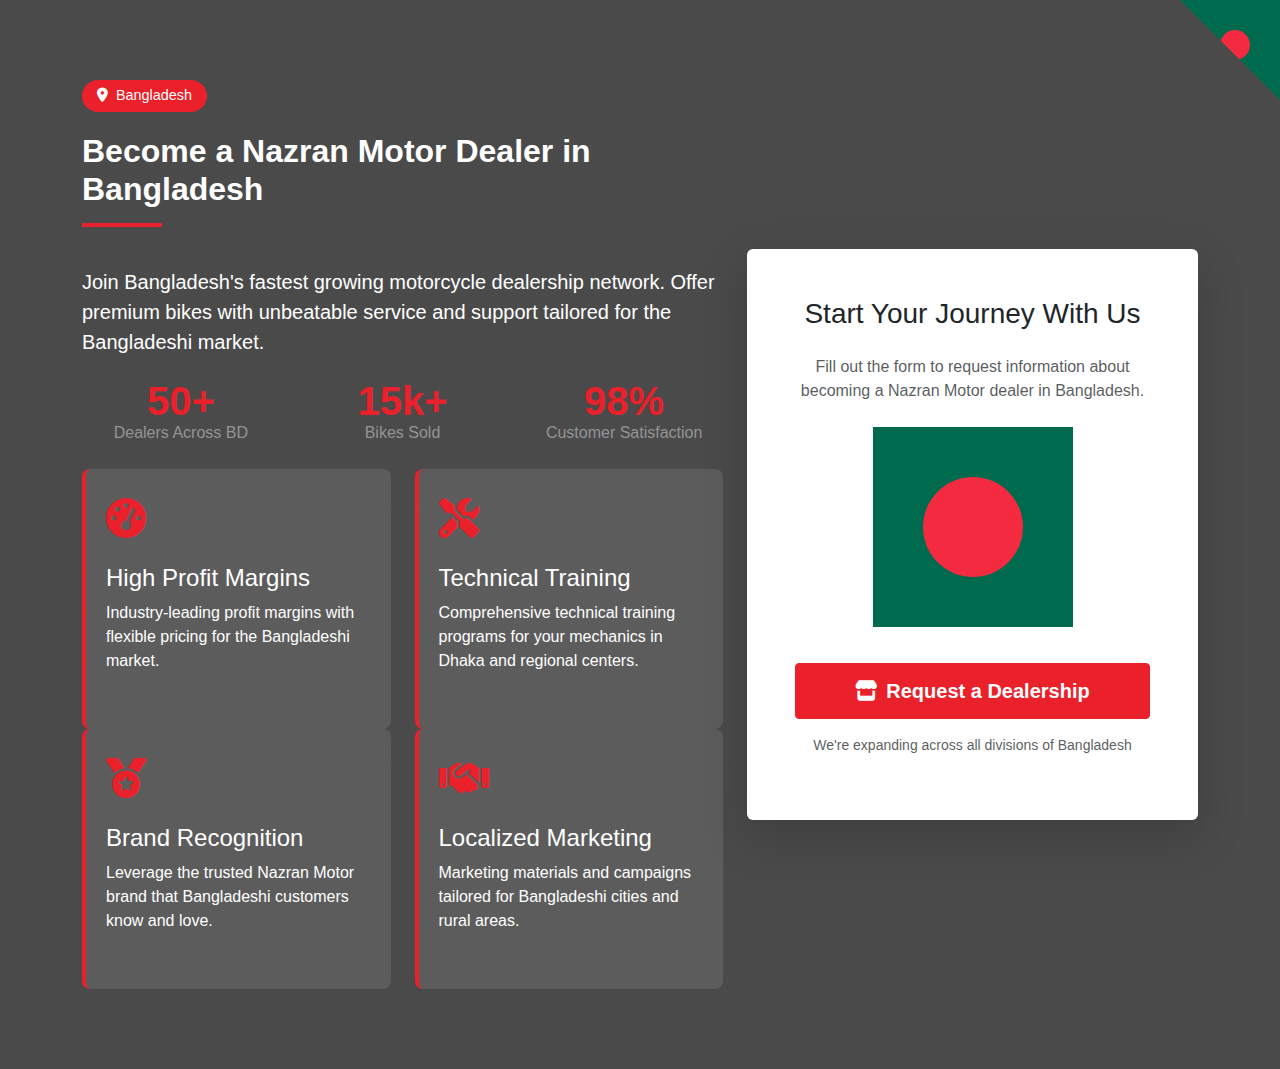
<file: dealar.html>
<!DOCTYPE html>
<html lang="en">
<head>
    <meta charset="UTF-8">
    <meta name="viewport" content="width=device-width, initial-scale=1.0">
    <title>Nazran Motor Bangladesh - Request a Dealership</title>
    <!-- Bootstrap CSS -->
    <link href="https://cdn.jsdelivr.net/npm/bootstrap@5.3.0/dist/css/bootstrap.min.css" rel="stylesheet">
    <!-- Font Awesome -->
    <link rel="stylesheet" href="https://cdnjs.cloudflare.com/ajax/libs/font-awesome/6.4.0/css/all.min.css">
    <style>
        :root {
            --primary: #ea202a;
            --secondary: #939496;
            --light: #f8f9fa;
            --dark: #212529;
            --bd-green: #006a4e;
            --bd-red: #f42a41;
        }
        
        body {
            font-family: 'Segoe UI', Tahoma, Geneva, Verdana, sans-serif;
            background-color: #f9f9f9;
        }
        
        .dealership-section {
            padding: 80px 0;
            background: linear-gradient(rgba(0, 0, 0, 0.7), rgba(0, 0, 0, 0.7)), url('https://images.unsplash.com/photo-1558981806-ec527fa84c39?ixlib=rb-4.0.3&auto=format&fit=crop&w=1350&q=80') no-repeat center center/cover;
            color: white;
            position: relative;
        }
        
        .bd-flag-theme {
            position: absolute;
            top: 0;
            right: 0;
            width: 100px;
            height: 100px;
            background: var(--bd-green);
            clip-path: polygon(0 0, 100% 0, 100% 100%);
            z-index: 1;
        }
        
        .bd-flag-theme:after {
            content: '';
            position: absolute;
            top: 30px;
            right: 30px;
            width: 30px;
            height: 30px;
            background: var(--bd-red);
            border-radius: 50%;
        }
        
        .section-title {
            position: relative;
            margin-bottom: 40px;
            font-weight: 700;
        }
        
        .section-title:after {
            content: '';
            display: block;
            width: 80px;
            height: 4px;
            background: var(--primary);
            margin: 15px 0;
        }
        
        .btn-primary {
            background-color: var(--primary);
            border-color: var(--primary);
            padding: 12px 30px;
            font-weight: 600;
            border-radius: 4px;
            transition: all 0.3s;
        }
        
        .btn-primary:hover {
            background-color: #c81a22;
            border-color: #c81a22;
            transform: translateY(-2px);
            box-shadow: 0 4px 8px rgba(0, 0, 0, 0.2);
        }
        
        .benefit-card {
            background: rgba(255, 255, 255, 0.1);
            border-radius: 8px;
            padding: 20px;
            margin-bottom: 20px;
            transition: all 0.3s;
            height: 100%;
            border-left: 4px solid var(--primary);
        }
        
        .benefit-card:hover {
            transform: translateY(-5px);
            box-shadow: 0 10px 20px rgba(0, 0, 0, 0.2);
        }
        
        .benefit-icon {
            font-size: 2.5rem;
            color: var(--primary);
            margin-bottom: 15px;
        }
        
        .modal-content {
            border-radius: 12px;
            overflow: hidden;
            border: none;
            box-shadow: 0 10px 30px rgba(0, 0, 0, 0.2);
        }
        
        .modal-header {
            background-color: var(--primary);
            color: white;
            position: relative;
        }
        
        .modal-header:after {
            content: '';
            position: absolute;
            bottom: 0;
            left: 0;
            width: 100%;
            height: 4px;
            background: linear-gradient(90deg, var(--bd-green) 50%, var(--bd-red) 50%);
        }
        
        .btn-close {
            filter: invert(1);
        }
        
        .form-control:focus {
            border-color: var(--primary);
            box-shadow: 0 0 0 0.25rem rgba(234, 32, 42, 0.25);
        }
        
        .form-label {
            font-weight: 500;
            color: #444;
        }
        
        .required-field:after {
            content: '*';
            color: var(--primary);
            margin-left: 4px;
        }
        
        .bangladesh-map {
            position: relative;
            height: 200px;
            background: url('[data-uri]') no-repeat center center;
            background-size: contain;
            margin: 20px 0;
        }
        
        .location-tag {
            display: inline-block;
            background: var(--primary);
            color: white;
            padding: 5px 15px;
            border-radius: 30px;
            font-size: 0.9rem;
            margin-bottom: 20px;
        }
        
        .stat-number {
            font-size: 2.5rem;
            font-weight: 700;
            color: var(--primary);
            line-height: 1;
        }
        
        .stat-label {
            font-size: 1rem;
            color: var(--secondary);
        }
        
        @media (max-width: 768px) {
            .dealership-section {
                padding: 50px 0;
            }
            
            .section-title {
                font-size: 1.8rem;
            }
            
            .benefit-card {
                margin-bottom: 15px;
            }
            
            .bangladesh-map {
                height: 150px;
            }
        }
    </style>
</head>
<body>

<!-- Request a Dealership Section -->
<section class="dealership-section" id="dealership-request">
    <div class="bd-flag-theme"></div>
    <div class="container">
        <div class="row align-items-center">
            <div class="col-lg-7">
                <span class="location-tag"><i class="fas fa-map-marker-alt me-2"></i>Bangladesh</span>
                <h2 class="section-title">Become a Nazran Motor Dealer in Bangladesh</h2>
                <p class="lead mb-4">Join Bangladesh's fastest growing motorcycle dealership network. Offer premium bikes with unbeatable service and support tailored for the Bangladeshi market.</p>
                
                <div class="row mb-4">
                    <div class="col-4 text-center">
                        <div class="stat-number">50+</div>
                        <div class="stat-label">Dealers Across BD</div>
                    </div>
                    <div class="col-4 text-center">
                        <div class="stat-number">15k+</div>
                        <div class="stat-label">Bikes Sold</div>
                    </div>
                    <div class="col-4 text-center">
                        <div class="stat-number">98%</div>
                        <div class="stat-label">Customer Satisfaction</div>
                    </div>
                </div>
                
                <div class="row">
                    <div class="col-md-6">
                        <div class="benefit-card">
                            <div class="benefit-icon">
                                <i class="fas fa-tachometer-alt"></i>
                            </div>
                            <h4>High Profit Margins</h4>
                            <p>Industry-leading profit margins with flexible pricing for the Bangladeshi market.</p>
                        </div>
                    </div>
                    <div class="col-md-6">
                        <div class="benefit-card">
                            <div class="benefit-icon">
                                <i class="fas fa-tools"></i>
                            </div>
                            <h4>Technical Training</h4>
                            <p>Comprehensive technical training programs for your mechanics in Dhaka and regional centers.</p>
                        </div>
                    </div>
                    <div class="col-md-6">
                        <div class="benefit-card">
                            <div class="benefit-icon">
                                <i class="fas fa-medal"></i>
                            </div>
                            <h4>Brand Recognition</h4>
                            <p>Leverage the trusted Nazran Motor brand that Bangladeshi customers know and love.</p>
                        </div>
                    </div>
                    <div class="col-md-6">
                        <div class="benefit-card">
                            <div class="benefit-icon">
                                <i class="fas fa-handshake"></i>
                            </div>
                            <h4>Localized Marketing</h4>
                            <p>Marketing materials and campaigns tailored for Bangladeshi cities and rural areas.</p>
                        </div>
                    </div>
                </div>
            </div>
            
            <div class="col-lg-5 text-center">
                <div class="bg-white rounded p-5 shadow-lg" style="color: var(--dark);">
                    <h3 class="mb-4">Start Your Journey With Us</h3>
                    <p class="text-muted mb-4">Fill out the form to request information about becoming a Nazran Motor dealer in Bangladesh.</p>
                    
                    <div class="bangladesh-map"></div>
                    
                    <button class="btn btn-primary btn-lg w-100 mt-3" data-bs-toggle="modal" data-bs-target="#dealershipModal">
                        <i class="fas fa-store me-2"></i>Request a Dealership
                    </button>
                    
                    <p class="small text-muted mt-3">We're expanding across all divisions of Bangladesh</p>
                </div>
            </div>
        </div>
    </div>
</section>

<!-- Dealership Modal -->
<div class="modal fade" id="dealershipModal" tabindex="-1" aria-labelledby="dealershipModalLabel" aria-hidden="true">
    <div class="modal-dialog modal-lg">
        <div class="modal-content">
            <div class="modal-header">
                <h5 class="modal-title" id="dealershipModalLabel"><i class="fas fa-store me-2"></i>Request a Nazran Motor Dealership in Bangladesh</h5>
                <button type="button" class="btn-close" data-bs-dismiss="modal" aria-label="Close"></button>
            </div>
            <div class="modal-body p-4">
                <form id="dealershipForm">
                    <div class="row">
                        <div class="col-md-6 mb-3">
                            <label for="organizationName" class="form-label required-field">Organization Name</label>
                            <input type="text" class="form-control" id="organizationName" required>
                        </div>
                        <div class="col-md-6 mb-3">
                            <label for="contactPerson" class="form-label required-field">Contact Person</label>
                            <input type="text" class="form-control" id="contactPerson" required>
                        </div>
                        <div class="col-md-6 mb-3">
                            <label for="email" class="form-label required-field">Email Address</label>
                            <input type="email" class="form-control" id="email" required>
                        </div>
                        <div class="col-md-6 mb-3">
                            <label for="phone" class="form-label required-field">Phone Number</label>
                            <div class="input-group">
                                <span class="input-group-text">+880</span>
                                <input type="tel" class="form-control" id="phone" placeholder="1XXXXXXXXX" required>
                            </div>
                        </div>
                        <div class="col-12 mb-3">
                            <label for="address" class="form-label required-field">Business Address</label>
                            <input type="text" class="form-control" id="address" required>
                        </div>
                        <div class="col-md-4 mb-3">
                            <label for="division" class="form-label required-field">Division</label>
                            <select class="form-select" id="division" required>
                                <option value="" selected disabled>Select Division</option>
                                <option value="Dhaka">Dhaka</option>
                                <option value="Chattogram">Chattogram</option>
                                <option value="Rajshahi">Rajshahi</option>
                                <option value="Khulna">Khulna</option>
                                <option value="Barishal">Barishal</option>
                                <option value="Sylhet">Sylhet</option>
                                <option value="Rangpur">Rangpur</option>
                                <option value="Mymensingh">Mymensingh</option>
                            </select>
                        </div>
                        <div class="col-md-4 mb-3">
                            <label for="district" class="form-label required-field">District</label>
                            <input type="text" class="form-control" id="district" required>
                        </div>
                        <div class="col-md-4 mb-3">
                            <label for="thana" class="form-label">Thana/Upazila</label>
                            <input type="text" class="form-control" id="thana">
                        </div>
                        <div class="col-md-6 mb-3">
                            <label for="businessType" class="form-label required-field">Current Business Type</label>
                            <select class="form-select" id="businessType" required>
                                <option value="" selected disabled>Select Business Type</option>
                                <option value="Motorcycle Dealer">Motorcycle Dealer</option>
                                <option value="Automotive Dealer">Automotive Dealer</option>
                                <option value="Electronics">Electronics</option>
                                <option value="FMCG">FMCG</option>
                                <option value="New Business">New Business</option>
                                <option value="Other">Other</option>
                            </select>
                        </div>
                        <div class="col-md-6 mb-3">
                            <label for="investmentRange" class="form-label">Estimated Investment Range (BDT)</label>
                            <select class="form-select" id="investmentRange">
                                <option value="" selected disabled>Select Investment Range</option>
                                <option value="Under 10 lakh">Under 10 lakh</option>
                                <option value="10-25 lakh">10-25 lakh</option>
                                <option value="25-50 lakh">25-50 lakh</option>
                                <option value="50 lakh - 1 crore">50 lakh - 1 crore</option>
                                <option value="Over 1 crore">Over 1 crore</option>
                            </select>
                        </div>
                        <div class="col-md-6 mb-3">
                            <label for="showroomSize" class="form-label">Showroom Size (sq ft)</label>
                            <input type="number" class="form-control" id="showroomSize">
                        </div>
                        <div class="col-md-6 mb-3">
                            <label for="experience" class="form-label">Years of Business Experience</label>
                            <input type="number" class="form-control" id="experience">
                        </div>
                        <div class="col-12 mb-3">
                            <label for="message" class="form-label">Additional Information</label>
                            <textarea class="form-control" id="message" rows="4" placeholder="Tell us about your business experience and why you're interested in becoming a Nazran Motor dealer"></textarea>
                        </div>
                        <div class="col-12 mb-3">
                            <div class="form-check">
                                <input class="form-check-input" type="checkbox" id="newsletter">
                                <label class="form-check-label" for="newsletter">
                                    I would like to receive updates about Nazran Motor Bangladesh
                                </label>
                            </div>
                        </div>
                    </div>
                </form>
            </div>
            <div class="modal-footer">
                <button type="button" class="btn btn-secondary" data-bs-dismiss="modal">Close</button>
                <button type="button" class="btn btn-primary" onclick="submitForm()">Submit Request</button>
            </div>
        </div>
    </div>
</div>

<!-- Bootstrap JS -->
<script src="https://cdn.jsdelivr.net/npm/bootstrap@5.3.0/dist/js/bootstrap.bundle.min.js"></script>
<script>
    function submitForm() {
        // Basic validation
        const requiredFields = document.querySelectorAll('[required]');
        let valid = true;
        
        requiredFields.forEach(field => {
            if (!field.value) {
                field.classList.add('is-invalid');
                valid = false;
            } else {
                field.classList.remove('is-invalid');
            }
        });
        
        if (valid) {
            // Here you would typically send the form data to a server
            alert('Thank you for your dealership request! Our Bangladesh team will contact you shortly.');
            // Close the modal
            const modal = bootstrap.Modal.getInstance(document.getElementById('dealershipModal'));
            modal.hide();
            // Reset the form
            document.getElementById('dealershipForm').reset();
        } else {
            alert('Please fill in all required fields.');
        }
    }
    
    // Add Bangladesh-specific validation for phone number
    document.getElementById('phone').addEventListener('blur', function() {
        const phonePattern = /^1[3-9]\d{8}$/;
        if (!phonePattern.test(this.value)) {
            this.classList.add('is-invalid');
        } else {
            this.classList.remove('is-invalid');
        }
    });
</script>
</body>
</html>
</file>
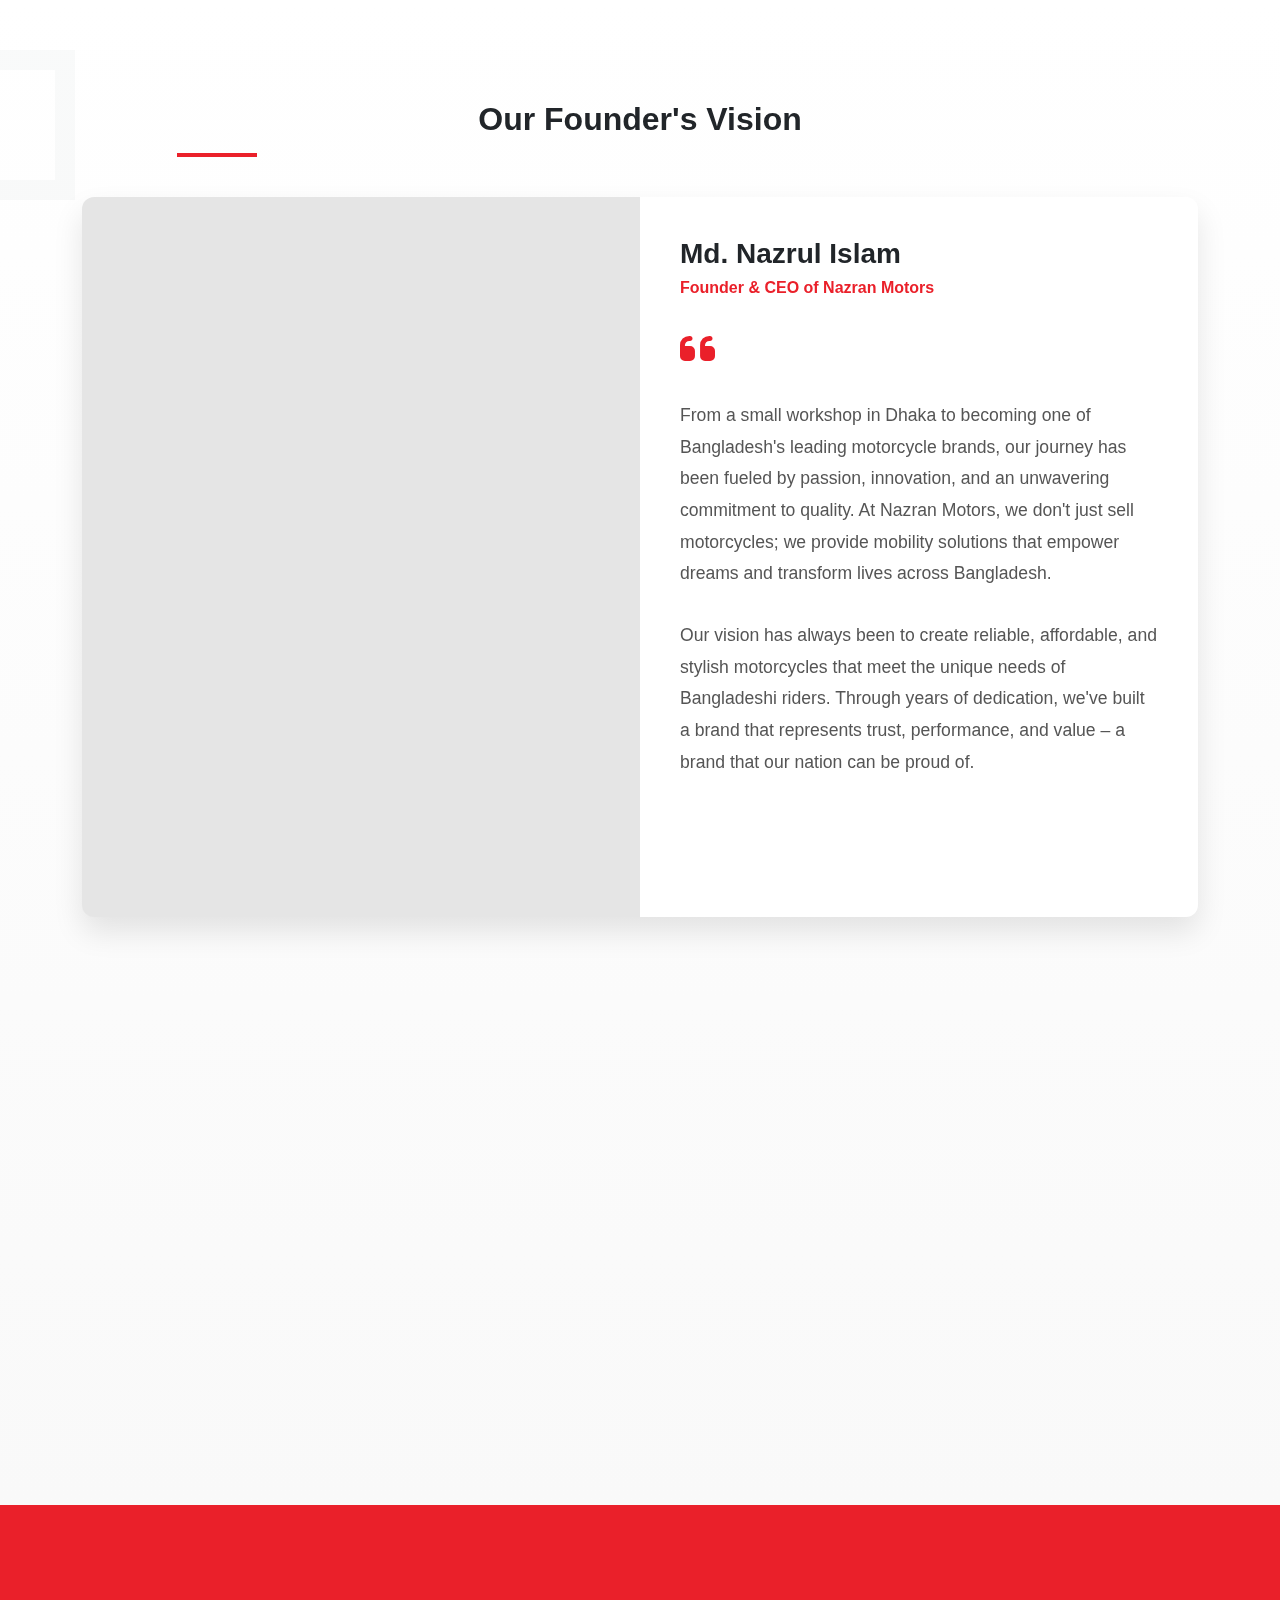
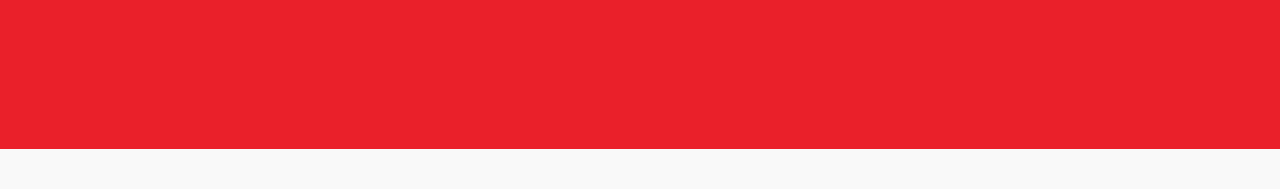
<file: speech.html>
<!DOCTYPE html>
<html lang="en">

<head>
    <meta charset="UTF-8">
    <meta name="viewport" content="width=device-width, initial-scale=1.0">
    <title>Nazran Motors - Founder's Vision</title>
    <!-- Bootstrap CSS -->
    <link href="https://cdn.jsdelivr.net/npm/bootstrap@5.3.0/dist/css/bootstrap.min.css" rel="stylesheet">
    <!-- Font Awesome -->
    <link rel="stylesheet" href="https://cdnjs.cloudflare.com/ajax/libs/font-awesome/6.4.0/css/all.min.css">
    <!-- AOS CSS -->
    <link href="https://unpkg.com/aos@2.3.1/dist/aos.css" rel="stylesheet">
    <style>
        :root {
            --primary: #ea202a;
            --secondary: #939496;
            --light: #f8f9fa;
            --dark: #212529;
            --dark-red: #c81a22;
        }

        body {
            font-family: 'Segoe UI', Tahoma, Geneva, Verdana, sans-serif;
            background-color: #f9f9f9;
        }

        .founder-section {
            padding: 100px 0;
            background: linear-gradient(to bottom, #ffffff, #f9f9f9);
            position: relative;
            overflow: hidden;
        }

        .section-title {
            position: relative;
            margin-bottom: 40px;
            font-weight: 700;
            color: var(--dark);
        }

        .section-title:after {
            content: '';
            display: block;
            width: 80px;
            height: 4px;
            background: var(--primary);
            margin: 15px 0 25px;
        }

        .founder-card {
            background: white;
            border-radius: 12px;
            overflow: hidden;
            box-shadow: 0 15px 30px rgba(0, 0, 0, 0.1);
            transition: all 0.4s ease;
            height: 100%;
        }

        .founder-card:hover {
            transform: translateY(-10px);
            box-shadow: 0 20px 40px rgba(0, 0, 0, 0.15);
        }

        .founder-img {
            height: 100%;
            min-height: 400px;
            background: linear-gradient(rgba(0, 0, 0, 0.1), rgba(0, 0, 0, 0.1)), url('https://images.unsplash.com/photo-1582750433449-648ed127bb54?ixlib=rb-4.0.3&auto=format&fit=crop&w=800&q=80') no-repeat center center/cover;
        }

        @media (max-width: 992px) {
            .founder-img {
                min-height: 300px;
            }
        }

        .founder-content {
            padding: 40px;
        }

        .founder-name {
            font-weight: 700;
            color: var(--dark);
            margin-bottom: 5px;
        }

        .founder-title {
            color: var(--primary);
            font-weight: 600;
            margin-bottom: 20px;
        }

        .quote-icon {
            font-size: 2.5rem;
            color: var(--primary);
            opacity: 0.2;
            margin-bottom: 20px;
        }

        .founder-message {
            color: #555;
            line-height: 1.8;
            font-size: 1.1rem;
            margin-bottom: 30px;
            position: relative;
        }

        .signature {
            font-family: 'Dancing Script', cursive;
            font-size: 2.2rem;
            color: var(--dark);
            margin-top: 20px;
        }

        .stats-container {
            background: var(--primary);
            padding: 60px 0;
            color: white;
        }

        .stat-item {
            text-align: center;
            padding: 20px;
        }

        .stat-number {
            font-size: 3rem;
            font-weight: 700;
            line-height: 1;
            margin-bottom: 10px;
        }

        .stat-label {
            font-size: 1.1rem;
            opacity: 0.9;
        }

        .values-title {
            font-weight: 700;
            color: var(--dark);
            margin: 40px 0 30px;
            position: relative;
            display: inline-block;
        }

        .values-title:after {
            content: '';
            display: block;
            width: 50px;
            height: 3px;
            background: var(--primary);
            margin: 10px 0;
        }

        .value-item {
            display: flex;
            align-items: flex-start;
            margin-bottom: 25px;
        }

        .value-icon {
            font-size: 1.8rem;
            color: var(--primary);
            margin-right: 15px;
            min-width: 40px;
        }

        .value-content h4 {
            font-weight: 600;
            color: var(--dark);
            margin-bottom: 8px;
        }

        .value-content p {
            color: #666;
            line-height: 1.6;
        }

        .divider {
            height: 2px;
            background: linear-gradient(to right, transparent, var(--secondary), transparent);
            margin: 50px 0;
        }

        /* Decorative elements */
        .circle-decoration {
            position: absolute;
            width: 300px;
            height: 300px;
            border: 40px solid rgba(234, 32, 42, 0.05);
            border-radius: 50%;
            right: -150px;
            bottom: -150px;
            z-index: 0;
        }

        .square-decoration {
            position: absolute;
            width: 150px;
            height: 150px;
            border: 20px solid rgba(147, 148, 150, 0.05);
            top: 50px;
            left: -75px;
            transform: rotate(45deg);
            z-index: 0;
        }

        @media (max-width: 768px) {
            .founder-section {
                padding: 60px 0;
            }

            .founder-content {
                padding: 30px 25px;
            }

            .stat-number {
                font-size: 2.5rem;
            }
        }
    </style>
    <link href="https://fonts.googleapis.com/css2?family=Dancing+Script:wght@600;700&display=swap" rel="stylesheet">
</head>

<body>

    <!-- Founder Speech Section -->
    <section class="founder-section" id="founder-speech">
        <div class="circle-decoration" data-aos="fade-left" data-aos-duration="1500"></div>
        <div class="square-decoration" data-aos="fade-right" data-aos-duration="1500"></div>

        <div class="container">
            <div class="row justify-content-center">
                <div class="col-lg-10 text-center">
                    <h2 class="section-title" data-aos="fade-up" data-aos-duration="800">Our Founder's Vision</h2>
                </div>
            </div>

            <div class="row">
                <div class="col-lg-12">
                    <div class="founder-card">
                        <div class="row g-0">
                            <div class="col-lg-6">
                                <div class="founder-img" data-aos="fade-right" data-aos-duration="1000"
                                    data-aos-delay="300"></div>
                            </div>
                            <div class="col-lg-6">
                                <div class="founder-content">
                                    <h3 class="founder-name" data-aos="fade-up" data-aos-duration="800"
                                        data-aos-delay="400">Md. Nazrul Islam</h3>
                                    <p class="founder-title" data-aos="fade-up" data-aos-duration="800"
                                        data-aos-delay="450">Founder & CEO of Nazran Motors</p>

                                    <div class="quote-icon" data-aos="fade-up" data-aos-duration="800"
                                        data-aos-delay="500">
                                        <i class="fas fa-quote-left"></i>
                                    </div>

                                    <p class="founder-message" data-aos="fade-up" data-aos-duration="800"
                                        data-aos-delay="550">
                                        From a small workshop in Dhaka to becoming one of Bangladesh's leading
                                        motorcycle brands, our journey has been fueled by passion, innovation, and an
                                        unwavering commitment to quality. At Nazran Motors, we don't just sell
                                        motorcycles; we provide mobility solutions that empower dreams and transform
                                        lives across Bangladesh.
                                    </p>

                                    <p class="founder-message" data-aos="fade-up" data-aos-duration="800"
                                        data-aos-delay="600">
                                        Our vision has always been to create reliable, affordable, and stylish
                                        motorcycles that meet the unique needs of Bangladeshi riders. Through years of
                                        dedication, we've built a brand that represents trust, performance, and value –
                                        a brand that our nation can be proud of.
                                    </p>

                                    <p class="signature" data-aos="fade-up" data-aos-duration="800"
                                        data-aos-delay="650">Md. Nazrul Islam</p>
                                </div>
                            </div>
                        </div>
                    </div>
                </div>
            </div>

            <div class="divider" data-aos="fade-in" data-aos-duration="1000" data-aos-delay="700"></div>

            <div class="row">
                <div class="col-lg-4" data-aos="fade-up" data-aos-duration="800" data-aos-delay="750">
                    <h3 class="values-title">Our Values</h3>
                    <p>These principles guide everything we do at Nazran Motors</p>
                </div>
                <div class="col-lg-8">
                    <div class="row">
                        <div class="col-md-6">
                            <div class="value-item" data-aos="fade-up" data-aos-duration="800" data-aos-delay="800">
                                <div class="value-icon">
                                    <i class="fas fa-medal"></i>
                                </div>
                                <div class="value-content">
                                    <h4>Quality Excellence</h4>
                                    <p>We never compromise on quality. Every Nazran motorcycle undergoes rigorous
                                        testing to ensure reliability and performance on Bangladesh's diverse roads.</p>
                                </div>
                            </div>
                        </div>
                        <div class="col-md-6">
                            <div class="value-item" data-aos="fade-up" data-aos-duration="800" data-aos-delay="850">
                                <div class="value-icon">
                                    <i class="fas fa-handshake"></i>
                                </div>
                                <div class="value-content">
                                    <h4>Customer Trust</h4>
                                    <p>Our customers are at the heart of everything we do. We build lasting
                                        relationships through transparency, integrity, and exceptional service.</p>
                                </div>
                            </div>
                        </div>
                        <div class="col-md-6">
                            <div class="value-item" data-aos="fade-up" data-aos-duration="800" data-aos-delay="900">
                                <div class="value-icon">
                                    <i class="fas fa-lightbulb"></i>
                                </div>
                                <div class="value-content">
                                    <h4>Innovation</h4>
                                    <p>We continuously evolve our technology and designs to meet the changing needs of
                                        Bangladeshi riders while maintaining affordability.</p>
                                </div>
                            </div>
                        </div>
                        <div class="col-md-6">
                            <div class="value-item" data-aos="fade-up" data-aos-duration="800" data-aos-delay="950">
                                <div class="value-icon">
                                    <i class="fas fa-users"></i>
                                </div>
                                <div class="value-content">
                                    <h4>National Pride</h4>
                                    <p>As a Bangladeshi company, we're committed to contributing to our nation's economy
                                        and building products that make our country proud.</p>
                                </div>
                            </div>
                        </div>
                    </div>
                </div>
            </div>
        </div>
    </section>

    <!-- Stats Section -->
    <div class="stats-container">
        <div class="container">
            <div class="row">
                <div class="col-md-3 col-6">
                    <div class="stat-item" data-aos="fade-up" data-aos-duration="800">
                        <div class="stat-number">15+</div>
                        <div class="stat-label">Years Experience</div>
                    </div>
                </div>
                <div class="col-md-3 col-6">
                    <div class="stat-item" data-aos="fade-up" data-aos-duration="800" data-aos-delay="100">
                        <div class="stat-number">50k+</div>
                        <div class="stat-label">Happy Customers</div>
                    </div>
                </div>
                <div class="col-md-3 col-6">
                    <div class="stat-item" data-aos="fade-up" data-aos-duration="800" data-aos-delay="200">
                        <div class="stat-number">75+</div>
                        <div class="stat-label">Showrooms</div>
                    </div>
                </div>
                <div class="col-md-3 col-6">
                    <div class="stat-item" data-aos="fade-up" data-aos-duration="800" data-aos-delay="300">
                        <div class="stat-number">100+</div>
                        <div class="stat-label">Service Centers</div>
                    </div>
                </div>
            </div>
        </div>
    </div>

    <!-- Bootstrap JS -->
    <script src="https://cdn.jsdelivr.net/npm/bootstrap@5.3.0/dist/js/bootstrap.bundle.min.js"></script>
    <!-- AOS JS -->
    <script src="https://unpkg.com/aos@2.3.1/dist/aos.js"></script>
    <script>
        // Initialize AOS
        document.addEventListener('DOMContentLoaded', function () {
            AOS.init({
                duration: 800,
                easing: 'ease-in-out',
                once: true,
                mirror: false
            });
        });
    </script>
</body>

</html>
</file>
